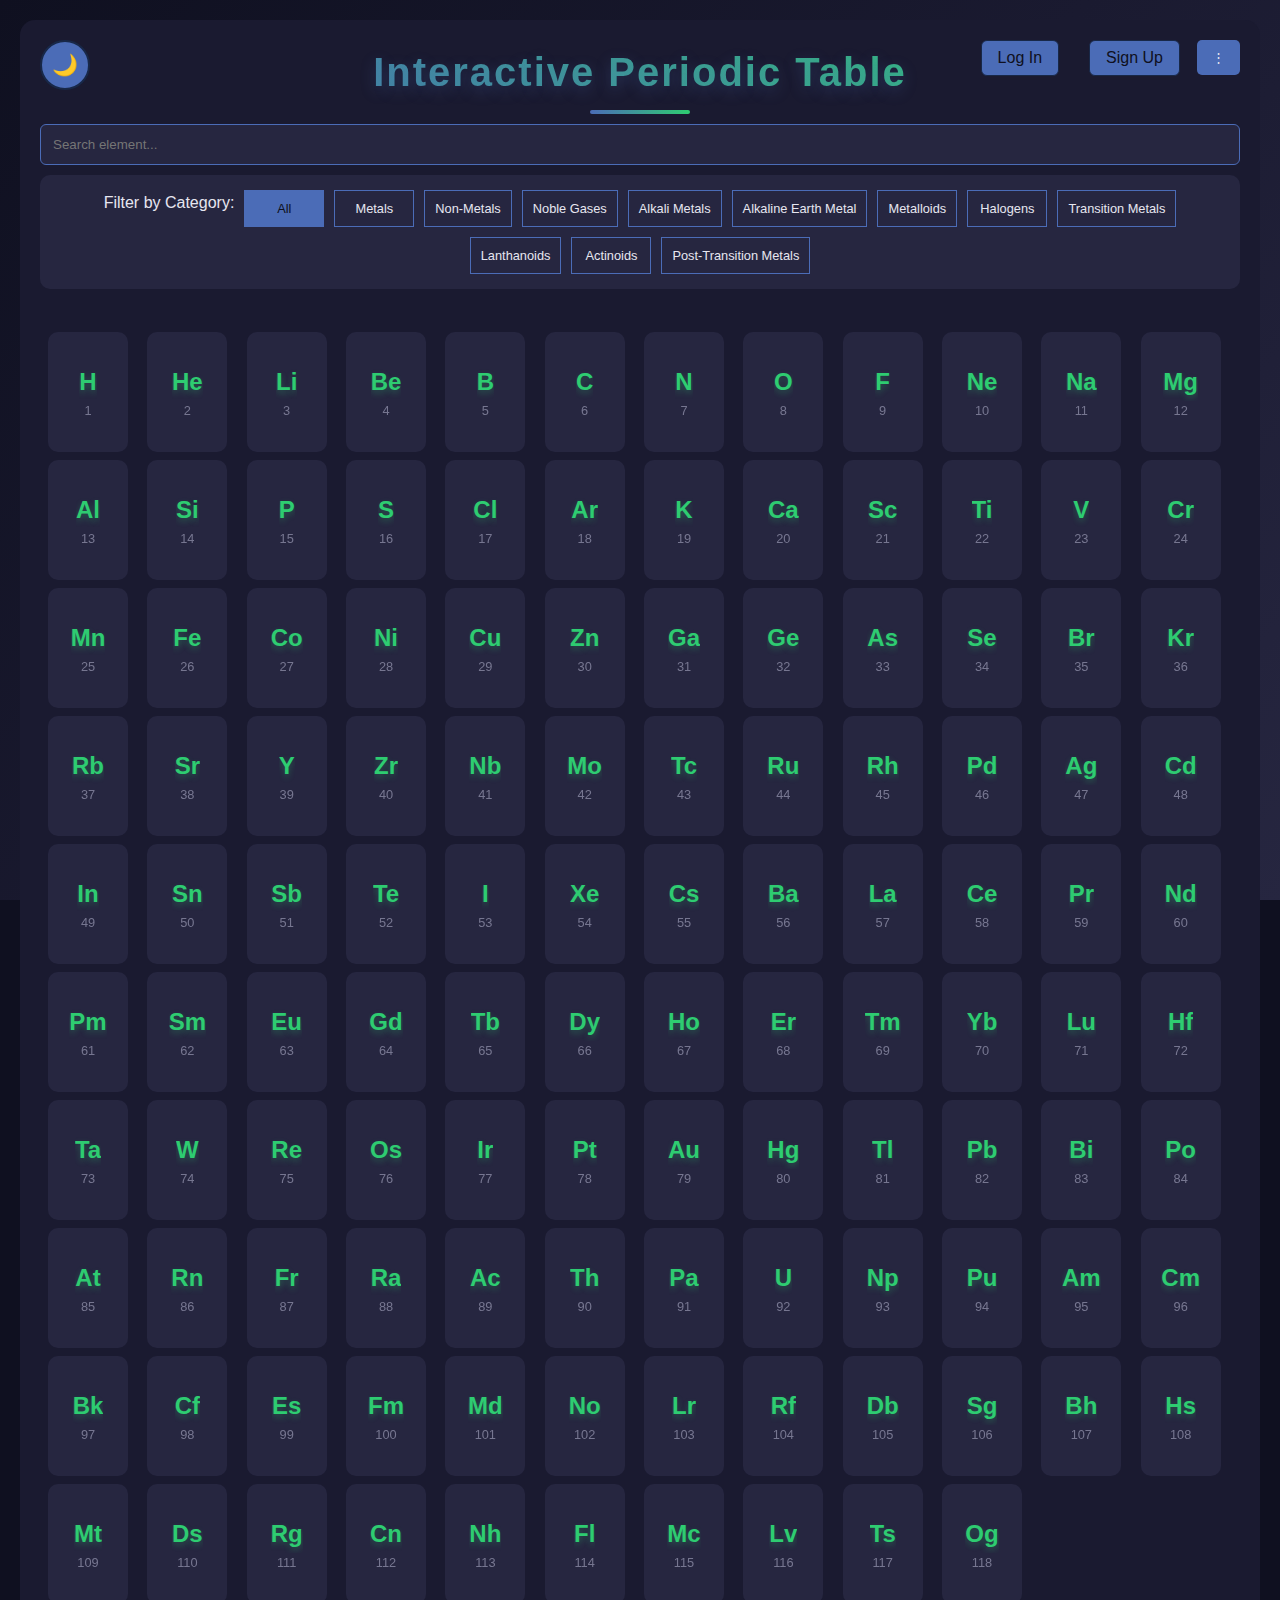
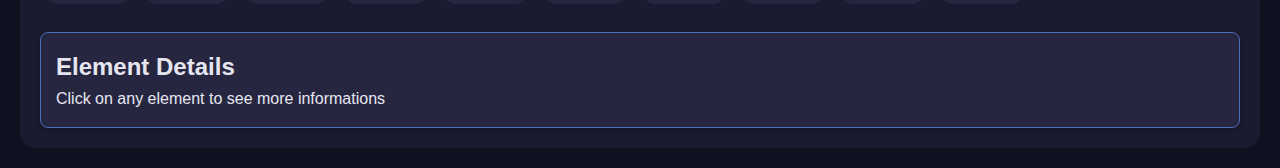
<file: index.html>
<!DOCTYPE html>
<html lang="en">
<head>
    <meta charset="UTF-8">
    <meta name="viewport" content="width=device-width, initial-scale=1.0">
    <title>Periodic Table</title>
    <link rel="stylesheet" href="style.css">
</head>
<body>
    <div class="container">
        <h1>Interactive Periodic Table</h1>
        <div class="auth-buttons">
            <button class="nav-btn" id="login-btn">Log In</button>
            <button class="nav-btn" id="signup-btn">Sign Up</button>
        </div>
        <div class="controls">
            <input type="text" id="search" placeholder="Search element...">
            <button id="theme-toggle" class="theme-toggle">
                🌙
            </button>
            <div class="filter-section">
                <label>Filter by Category:</label>
                <button class="filter-btn" data-category="all">All</button>
                <button class="filter-btn" data-category="Metal">Metals</button>
                <button class="filter-btn" data-category="Nonmetal">Non-Metals</button>
                <button class="filter-btn" data-category="noble gas">Noble gases</button>
                <button class="filter-btn" data-category="Alkali metal">Alkali metals</button>
                <button class="filter-btn" data-category="Alkaline earth metal">Alkaline Earth Metal</button>
                <button class="filter-btn" data-category="Metalloid">Metalloids</button>
                <button class="filter-btn" data-category="Halogen">Halogens</button>
                <button class="filter-btn" data-category="Transition Metal">Transition Metals</button>
                <button class="filter-btn" data-category="Lanthanoid">Lanthanoids</button>
                <button class="filter-btn" data-category="Actinoid">Actinoids</button>
                <button class="filter-btn" data-category="Post-transition metal">Post-transition Metals</button>
            </div>
        </div>
        <div id="periodic-table" class="periodic-table">
            <!-- Elements for the main table will be dynamically inserted here -->
        </div>
        <div class="lanthanides-row">
            <!-- Lanthanide elements will be dynamically inserted here -->
        </div>
        <div class="actinides-row">
            <!-- Actinide elements will be dynamically inserted here -->
        </div>
        
        <div id="element-details" class="element-details">
            <h2 class="details-name">Element Details</h2>
            <p class="details-info">Click on any element to see more informations</p>
        </div>

        
        <button id="sidebar-toggle" class = "sidebar-toggle">⋮</button>
        <div id="sidebar" class = "sidebar">
            <div class="sidebar-section">
                <h3>Display Options</h3>
                <div id="display-mode-options">
                    <div class="sidebar-option" data-action="toggle-atomic-number">Toggle Atomic Numbers</div>
                    <div class="sidebar-option" data-action="toggle-element-names">Toggle Element Names</div>
                </div>
            </div>
            <div class="sidebar-section">
                <h3>Color Schemes</h3>
                <div id="color-scheme-options">
                    <div class="sidebar-option" data-action="color-scheme-default">Default Scheme</div>
                    <div class="sidebar-option" data-action="color-scheme-high-contrast">High Contrast</div>
                    <div class="sidebar-option" data-action="color-scheme-grayscale">Grayscale</div>
                </div>
            </div>
            
            <div class="sidebar-section">
                <h3>View Modes</h3>
                <div id="view-mode-options">
                    <div class="sidebar-option" data-action="view-mode-full">Full Details</div>
                    <div class="sidebar-option" data-action="view-mode-compact">Compact View</div>
                    <button id="mpt-toggle" class="nav-btn">Toggle MPT View</button>
                </div>
            </div>
            <div class="sidebar-section">
                <h3>Quiz</h3>
                <div class="sidebar-option" onclick="window.location.href='quizPage.html'">Take Quiz</div>
            </div>
        </div>
    </div>
    
    <script src="script.js"></script>
</body>
</html>
</file>
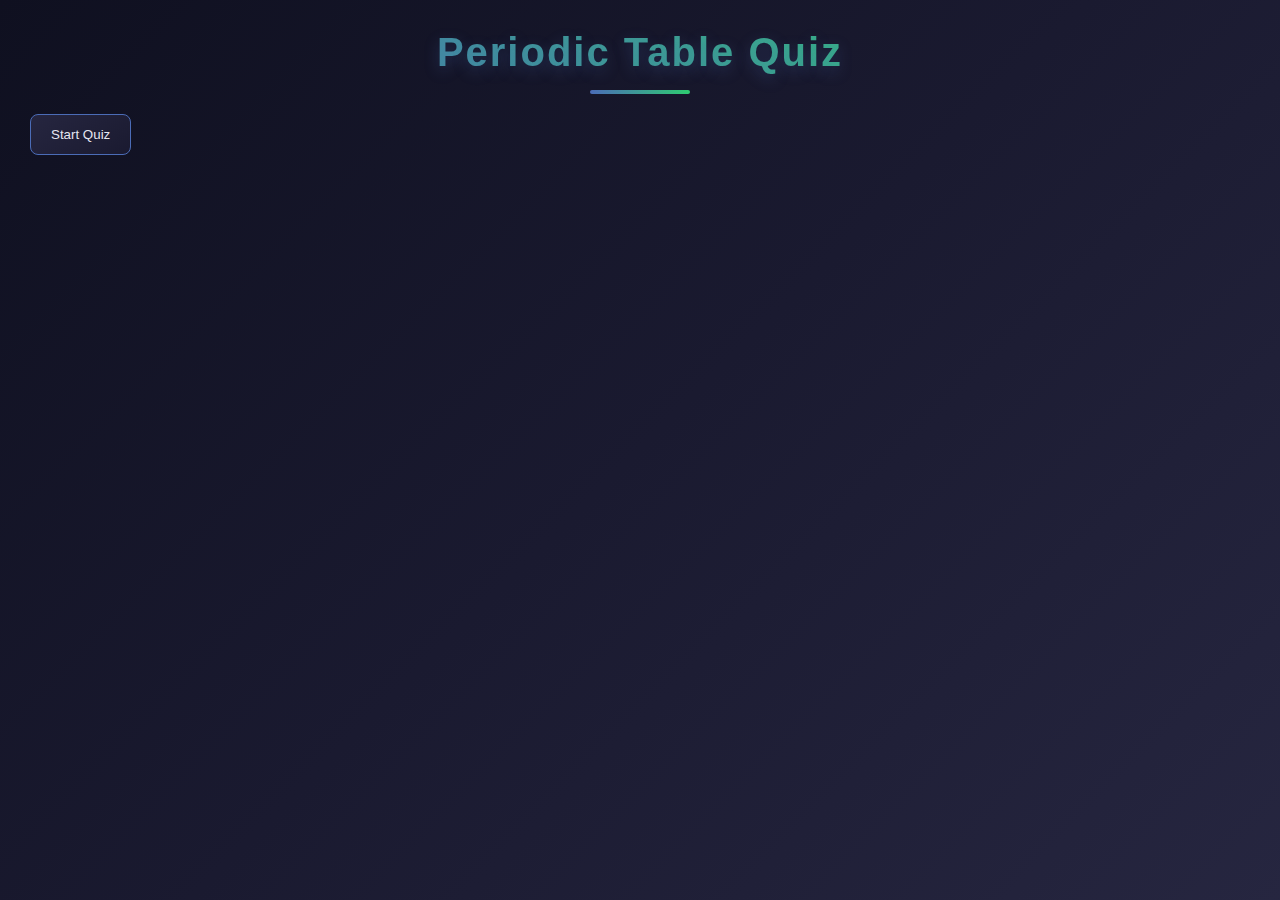
<file: quizPage.html>
<!DOCTYPE html>
<html lang="en">
<head>
    <meta charset="UTF-8">
    <meta name="viewport" content="width=device-width, initial-scale=1.0">
    <title>Periodic Table Quiz</title>
    <link rel="stylesheet" href="quizStyle.css">
</head>
<body>
    <div class="container">
        <h1>Periodic Table Quiz</h1>
        <div id="quiz-container">
            <div id="quiz-start">
                <button id="start-quiz-btn" class="quiz-btn">Start Quiz</button>
            </div>
            <div id="quiz-questions" style="display: none;">
                <div id="current-question"></div>
                <div id="answer-options"></div>
                <div class="quiz-navigation">
                    <button id="next-question" class="quiz-btn">Next Question</button>
                </div>
            </div>
            <div id="quiz-results" style="display: none;">
                <h2>Quiz Results</h2>
                <p id="score-display"></p>
                <button id="restart-quiz" class="quiz-btn">Restart Quiz</button>
            </div>
        </div>
        
    </div>
    <script src="quiz.js"></script>
</body>
</html>
</file>
<file: style.css>
*{
    margin: 0;
    padding: 0;
    box-sizing: border-box;
}
:root {
    /* Enhanced Color Palette */
    --bg-primary: #0f1020;
    --bg-secondary: #1a1a30;
    --bg-tertiary: #262640;
    --text-primary: #e6e6f0;
    --text-secondary: #9999b3;
    
    /* Vibrant Accent Colors */
    --accent-primary: #4b6cb7;   /* Deep Blue */
    --accent-secondary: #182848; /* Dark Navy */
    --accent-highlight: #2ecc71; /* Bright Green */
    
    /* Gradient Backgrounds */
    --gradient-background: linear-gradient(135deg, #0f1020 0%, #1a1a30 50%, #262640 100%);
    --gradient-element: linear-gradient(145deg, #262640, #1a1a30);
    --gradient-hover: linear-gradient(145deg, #4b6cb7, #182848);
}
body.light-theme {
    /* Light Theme */
    --bg-primary: #ffffff;
    --bg-secondary: #f5f5f5;
    --bg-tertiary: #eeeeee;
    --text-primary: #333333;
    --text-secondary: #555555;
    --accent-primary: #a0886c; /* Soft greyish-brown */
    --accent-secondary: #806a4d; /* Rich brownish-grey */
    --accent-highlight: #bfa488; /* Lighter beige-brown for highlights */
    --border-color: #cccccc;
    --box-shadow: rgba(0, 0, 0, 0.1);
    background: linear-gradient(135deg, #ffffff 0%, #f9f9f9 50%, #eaeaea 100%);
    color: var(--text-primary);
}
body{
    font-family: 'Inter', Arial, Helvetica, sans-serif;
    background: var(--gradient-background);
    background-attachment: fixed;
    color: var(--text-primary);
    margin: 0;
    padding: 20px;
    line-height: 1.6;
    overflow-x: hidden;
    background-color: var(--bg-primary);
    color: var(--text-primary);
}
.theme-toggle {
    position: fixed;
    top: 20px;
    left: 20px;
    width: 50px; /* Circular size */
    height: 50px;
    background: var(--accent-primary); /* Match theme */
    color: var(--bg-primary);
    border: 2px solid var(--accent-secondary); /* Border to complement the theme */
    border-radius: 50%; /* Make it a circle */
    display: flex;
    align-items: center;
    justify-content: center;
    font-size: 1.3rem; /* Icon size */
    cursor: pointer;
    box-shadow: 0 4px 6px var(--box-shadow); /* Add a shadow for depth */
    transition: all 0.3s ease; /* Smooth hover transitions */
    z-index: 1100;
}

.theme-toggle:hover {
    background: var(--accent-highlight); /* Highlight on hover */
    transform: scale(1.1); /* Slightly enlarge on hover */
    box-shadow: 0 8px 12px var(--box-shadow); /* Enhanced shadow */
}

.theme-toggle:active {
    transform: scale(1); /* Reset on click */
    box-shadow: 0 4px 6px var(--box-shadow); /* Subtle shadow */
}
.nav-btn {
    background: var(--accent-primary);
    color: var(--bg-primary);
    text-decoration: none;
    padding: 10px 20px;
    margin: 0 10px;
    border-radius: 8px;
    transition: all 0.3s ease;
    border: 1px solid var(--accent-secondary);
}

.nav-btn:hover {
    background: var(--accent-highlight);
    color: var(--bg-primary);
    transform: scale(1.05);
}

.nav-btn.active {
    background: var(--accent-primary);
    color: var(--bg-primary);
}
.container{
    max-width: 1500px;
    margin: 0 auto;
    background-color: var(--bg-secondary);
    backdrop-filter: blur(10px);
    padding: 20px;
    border: 2px solid var(--border-color);
    border-radius: 15px;
    border: 2px solid var(--border-color);
    
}
h1{
    text-align: center;
    font-size: 2.5em;
    margin-bottom: 20px;
    color: var(--accent-primary);
    background: linear-gradient(90deg, var(--accent-primary), var(--accent-highlight));
    background-clip: text;
    -webkit-background-clip: text;
    -webkit-text-fill-color: transparent;
    text-shadow: 0 5px 15px rgba(75, 108, 183, 0.3);
    letter-spacing: 2px;
    font-weight: 900;
    position: relative;
}
h1::before {
    content: '';
    position: absolute;
    bottom: -10px;
    left: 50%;
    transform: translateX(-50%);
    width: 100px;
    height: 4px;
    background: linear-gradient(90deg, var(--accent-primary), var(--accent-highlight));
    border-radius: 2px;
}
.sidebar {
    position: fixed;
    right: -250px; /* Hidden position */
    top: 0;
    height: 100%;
    width: 250px;
    background: var(--bg-secondary);
    color: var(--text-primary);
    padding: 20px;
    z-index: 1000;
    box-shadow: -5px 0 15px rgba(0, 0, 0, 0.2);
    overflow-y: auto;
    display: none; /* Sidebar is completely hidden */
    transition: all 0.5s ease;
    border-radius: 0 15px 15px 0;
}

.sidebar.open {
    display: block; /* Show sidebar */
    right: 0; /* Slide into view */
}

.sidebar-toggle {
    position: fixed;
    right: 20px;
    top: 20px;
    background: var(--accent-primary);
    color: var(--text-primary);
    border: none;
    padding: 10px 15px;
    border-radius: 5px;
    cursor: pointer;
    z-index: 1100;
}

.sidebar-section {
    margin-bottom: 20px;
    border-bottom: 1px solid var(--accent-primary);
    padding-bottom: 10px;
}

.sidebar-section h3 {
    color: var(--accent-primary);
    margin-bottom: 10px;
}

.sidebar-option {
    display: block;
    background: var(--bg-tertiary);
    color: var(--text-primary);
    padding: 10px;
    margin-bottom: 10px;
    border-radius: 5px;
    cursor: pointer;
    transition: background 0.3s ease;
}

.sidebar-option:hover {
    background: var(--accent-primary);
    color: var(--bg-primary);
}
.controls{
    display: flex;
    flex-wrap: wrap;
    justify-content: space-between;
    margin-bottom: 20px;
}
#search{
    width: 100%;
    padding: 12px;
    margin-bottom: 10px;
    border: 1px solid var(--accent-primary);
    border-radius: 6px;
    background-color: var(--bg-tertiary);
    color: var(--text-primary);
    transition: border-color 0.3s ease
}
#search:focus {
    outline: none;
    border-color: var(--accent-secondary);
    box-shadow: 0 0 10px rgba(46, 204, 113, 0.3);
}

.auth-buttons {
    position: fixed; /* Change to fixed for better control */
    top: 20px;
    right: 70px; /* Adjust right margin to leave space for navbar button */
    display: flex;
    gap: 10px;
    z-index: 1000;
}

.nav-btn {
    background: var(--accent-primary);
    color: var(--bg-primary);
    text-decoration: none;
    padding: 8px 16px;
    border-radius: 6px;
    border: 1px solid var(--accent-secondary);
    font-size: 1rem;
    cursor: pointer;
    transition: all 0.3s ease;
}

.nav-btn:hover {
    background: var(--accent-highlight);
    color: var(--bg-primary);
    transform: scale(1.05);
}
.filter-section {
    display: flex;
    flex-wrap: wrap;
    gap: 10px;
    justify-content: center;
    width: 100%;
    margin-bottom: 15px;
    background: var(--bg-tertiary);
    padding: 15px;
    border-radius: 10px;
    backdrop-filter: blur(5px);
}

.filer-section, .view-toggle{
    display: flex;
    align-items: center;
    gap: 10px;
    margin-bottom: 10px;
}
.filter-btn{
    color: var(--text-primary);
    min-width: 80px;
    text-transform: capitalize;
    font-size: 0.8em;
    background: var(--bg-tertiary);
    padding: 10px;
    border: 1px solid var(--accent-primary);
    transition: all 0.3s ease;
    position: relative;
    overflow: hidden;

}
.filter-btn::after {
    content: '';
    position: absolute;
    top: 0;
    left: -100%;
    width: 100%;
    height: 100%;
    background: linear-gradient(120deg, transparent, rgba(255,255,255,0.1), transparent);
    transition: 0.5s;
}
.filter-btn:hover::after {
    left: 100%;
}
.filter-btn:hover {
    background-color: var(--accent-primary);
    color: var(--bg-primary);
}
.filter-btn.active {
    background-color: var(--accent-primary);
    color: var(--bg-primary);
}
.periodic-table{
    display: grid;
    grid-template-columns: repeat(12, 1fr); /* 18 columns for periodic table */
    gap: 0.5rem; /* Space between elements */
    margin-top: 20px;
    grid-auto-rows: minmax(120px, auto); /* Increase minimum row height */
    justify-content: center; /* Center the grid within the container */
    padding: 8px;
}
.element {
    width: 80px; /* Increase width */
    height: auto; /* Increase height */
    background: var(--bg-tertiary);
    border: 1px solid var(--border-color);
    color: var(--text-primary);
    border-radius: 10px;
    display: flex;
    flex-direction: column;
    align-items: center;
    justify-content: center;
    padding: 12px;
    text-align: center;
    cursor: pointer;
    transition: all 0.3s ease;
    box-shadow: 0 5px 15px var(--box-shadow);
    position: relative;
    overflow: hidden;
}
.element::before {
    content: '';
    position: absolute;
    top: -50%;
    left: -50%;
    width: 200%;
    height: 200%;
    background: rgba(255,255,255,0.05);
    transform: rotate(-45deg);
    transition: transform 0.3s ease;
    opacity: 0;
}
.element:hover::before {
    opacity: 1;
    transform: rotate(-45deg) translate(0, 50%);
}
.element:hover {
    
    transform: scale(1.05);
    box-shadow: 0 10px 20px rgba(0,0,0,0.3);
    
}
.element-selected {
    border-color: var(--accent-secondary) !important;
    box-shadow: 0 0 15px rgba(46, 204, 113, 0.7);
}

.element-details {
    background-color: var(--bg-tertiary);
    border: 1px solid var(--accent-primary);
    padding: 20px;
    border-radius: 12px;
    color: var(--text-primary);
    margin-top: 20px;
}

.element-details-header {
    display: flex;
    justify-content: space-between;
    align-items: center;
    border-bottom: 1px solid var(--accent-primary);
    padding-bottom: 10px;
    margin-bottom: 15px;
}

.element-details-header h2 {
    margin: 0;
    color: var(--accent-primary);
}


.detail-grid {
    display: grid;
    grid-template-columns: repeat(3, 1fr);
    gap: 10px;
    margin-bottom: 15px;
}

.detail-item {
    background-color: var(--bg-secondary);
    padding: 10px;
    border-radius: 6px;
    border: 1px solid var(--accent-primary);
}

.detail-item strong {
    color: var(--accent-primary);
    display: block;
    margin-bottom: 5px;
}

.element-description, .element-uses {
    background-color: var(--bg-secondary);
    padding: 15px;
    border-radius: 6px;
    border: 1px solid var(--accent-primary);
    margin-bottom: 10px;
}

.element-description h3, .element-uses h3 {
    color: var(--accent-primary);
    border-bottom: 1px solid var(--accent-primary);
    padding-bottom: 5px;
    margin-bottom: 10px;
}
.element .symbol {
    font-weight: bold;
    font-size: 1.5em;
    white-space: nowrap;
    overflow: hidden;
    text-overflow: ellipsis;
    color: var(--accent-highlight);
    text-shadow: 0 3px 6px rgba(46, 204, 113, 0.3);
}
.element .atomic-number {
    font-size: 0.8em;
    color: var(--text-secondary);
    opacity: 0.7;
}


.element-details {
    background-color: var(--bg-tertiary);
    border: 1px solid var(--accent-primary);
    padding: 15px;
    border-radius: 8px;
    color: var(--text-primary);
    box-shadow: 0 4px 6px rgba(0,0,0,0.1);
}

.element-details strong {
    color: var(--accent-primary);
}

.mpt-view {
    display: grid;
    grid-template-columns: repeat(18, 1fr); /* 18 groups */
    grid-template-rows: repeat(10, 1fr);   /* 10 periods */
    gap: 1px;
    padding: 20px;
}
.lanthanides-row,
.actinides-row {
    grid-column: span 18;
    display: flex;
    justify-content: center;
    gap: 5px;
}


@media (max-width: 1200px) {
    .periodic-table {
        grid-template-columns: repeat(6, 1fr);
    }
    
    .controls {
        flex-direction: column;
    }
    .filter-section {
        gap: 8px;
    }
    .filter-btn {
        font-size: 0.7em;
        padding: 4px 8px;
        min-width: 70px;
    }
}
@media (max-width: 768px) {
    .periodic-table {
        grid-template-columns: repeat(5, 1fr); /* Reduce to 6 columns */
    }
    .detail-grid {
        grid-template-columns: repeat(2, 1fr);
    }
}

@media (max-width: 480px) {
    .periodic-table {
        grid-template-columns: repeat(3, 1fr); /* Reduce to 3 columns for mobile */
        gap: 6px; /* Reduce spacing */
    }

    .element {
        padding: 10px; /* Adjust padding */
        font-size: 1.5em; /* Adjust font size */
    }
    .atomic-number{
        visibility: hidden;
    }
    .filter-section {
        gap: 6px;
    }

    .filter-btn {
        font-size: 0.6em;
        padding: 3px 6px;
        min-width: 60px;
    }
    .detail-grid {
        grid-template-columns: 1fr;
    }
}

/* Scrollbar styling for dark theme */
::-webkit-scrollbar {
    width: 12px;
}

::-webkit-scrollbar-track {
    background: var(--bg-secondary);
}

::-webkit-scrollbar-thumb {
    background-color: var(--accent-primary);
    border-radius: 6px;
    border: 3px solid var(--bg-secondary);
}

::-webkit-scrollbar-thumb:hover {
    background-color: var(--accent-secondary);
}
</file>
<file: quizStyle.css>
*{
    margin: 0;
    padding: 0;
    box-sizing: border-box;
}
:root {
    /* Enhanced Color Palette */
    --bg-primary: #0f1020;
    --bg-secondary: #1a1a30;
    --bg-tertiary: #262640;
    --text-primary: #e6e6f0;
    --text-secondary: #9999b3;
    
    /* Vibrant Accent Colors */
    --accent-primary: #4b6cb7;   /* Deep Blue */
    --accent-secondary: #182848; /* Dark Navy */
    --accent-highlight: #2ecc71; /* Bright Green */
    
    /* Gradient Backgrounds */
    --gradient-background: linear-gradient(135deg, #0f1020 0%, #1a1a30 50%, #262640 100%);
    --gradient-element: linear-gradient(145deg, #262640, #1a1a30);
    --gradient-hover: linear-gradient(145deg, #4b6cb7, #182848);
}
body{
    font-family: 'Inter', Arial, Helvetica, sans-serif;
    background: var(--gradient-background);
    background-attachment: fixed;
    color: var(--text-primary);
    margin: 0;
    padding: 20px;
    line-height: 1.6;
    overflow-x: hidden;
}
h1{
    text-align: center;
    font-size: 2.5em;
    margin-bottom: 20px;
    background: linear-gradient(90deg, var(--accent-primary), var(--accent-highlight));
    background-clip: text;
    -webkit-background-clip: text;
    -webkit-text-fill-color: transparent;
    text-shadow: 0 5px 15px rgba(75, 108, 183, 0.3);
    letter-spacing: 2px;
    font-weight: 900;
    position: relative;
}
h1::before {
    content: '';
    position: absolute;
    bottom: -10px;
    left: 50%;
    transform: translateX(-50%);
    width: 100px;
    height: 4px;
    background: linear-gradient(90deg, var(--accent-primary), var(--accent-highlight));
    border-radius: 2px;
}
/* Quiz Specific Styles */
.quiz-btn {
    background: var(--gradient-element);
    color: var(--text-primary);
    border: 1px solid var(--accent-primary);
    padding: 12px 20px;
    margin: 10px;
    border-radius: 8px;
    cursor: pointer;
    transition: all 0.3s ease;
}

.quiz-btn:hover {
    background: var(--gradient-hover);
    transform: scale(1.05);
}

.quiz-option-btn {
    display: block;
    width: 100%;
    background: var(--bg-secondary);
    color: var(--text-primary);
    border: 1px solid var(--accent-primary);
    padding: 12px;
    margin: 10px 0;
    border-radius: 6px;
    cursor: pointer;
    transition: all 0.3s ease;
}

.quiz-option-btn:hover:not(:disabled) {
    background: var(--accent-primary);
    color: var(--bg-primary);
}

.quiz-option-btn.correct {
    background-color: #2ecc71;
    color: white;
}

.quiz-option-btn.incorrect {
    background-color: #e74c3c;
    color: white;
}

#quiz-questions {
    text-align: center;
}

#current-question h3 {
    margin-bottom: 20px;
    color: var(--accent-primary);
}

#answer-options {
    max-width: 500px;
    margin: 0 auto;
}

#quiz-results {
    text-align: center;
}

#score-display {
    font-size: 1.5em;
    margin: 20px 0;
    color: var(--accent-highlight);
}
</file>
